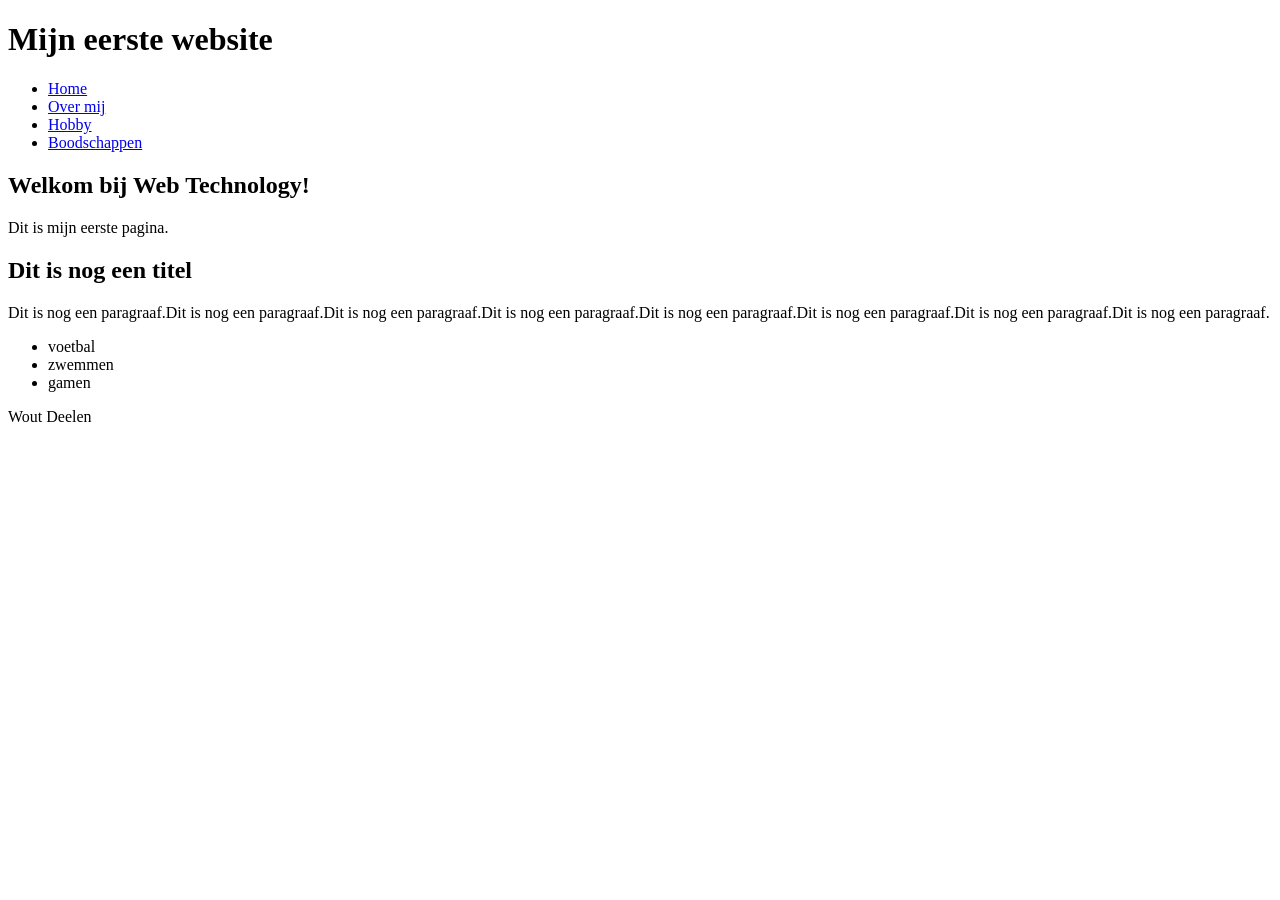
<file: labo-01/index.html>
<!doctype html>
<html lang="nl">
    <head>
        <meta charset="utf-8">
        <meta name="viewport" content="width=device-width, initial-scale=1">
        <title>Mijn eerste pagina</title>
    </head>
    <body>
        <header>
            <h1>Mijn eerste website</h1>
            <nav>
                <ul>
                    <li><a href="index.html">Home</a></li>
                    <li><a href="over-mij.html">Over mij</a></li>
                    <li><a href="hobby.html">Hobby</a></li>
                    <li><a href="boodschappen.html">Boodschappen</a></li>
                </ul>
            </nav>
        </header>
        <h2>Welkom bij Web Technology!</h2>
        <p>Dit is mijn eerste pagina.</p>
        <h2>Dit is nog een titel</h2>
        <p>Dit is nog een paragraaf.Dit is nog een paragraaf.Dit is nog een paragraaf.Dit is nog een paragraaf.Dit is nog een paragraaf.Dit is nog een paragraaf.Dit is nog een paragraaf.Dit is nog een paragraaf.</p>
        <ul>
            <li>voetbal</li>
            <li>zwemmen</li>
            <li>gamen</li>
        </ul>
        <footer>
            <p>Wout Deelen</p>
        </footer>
    </body>
</html>
</file>
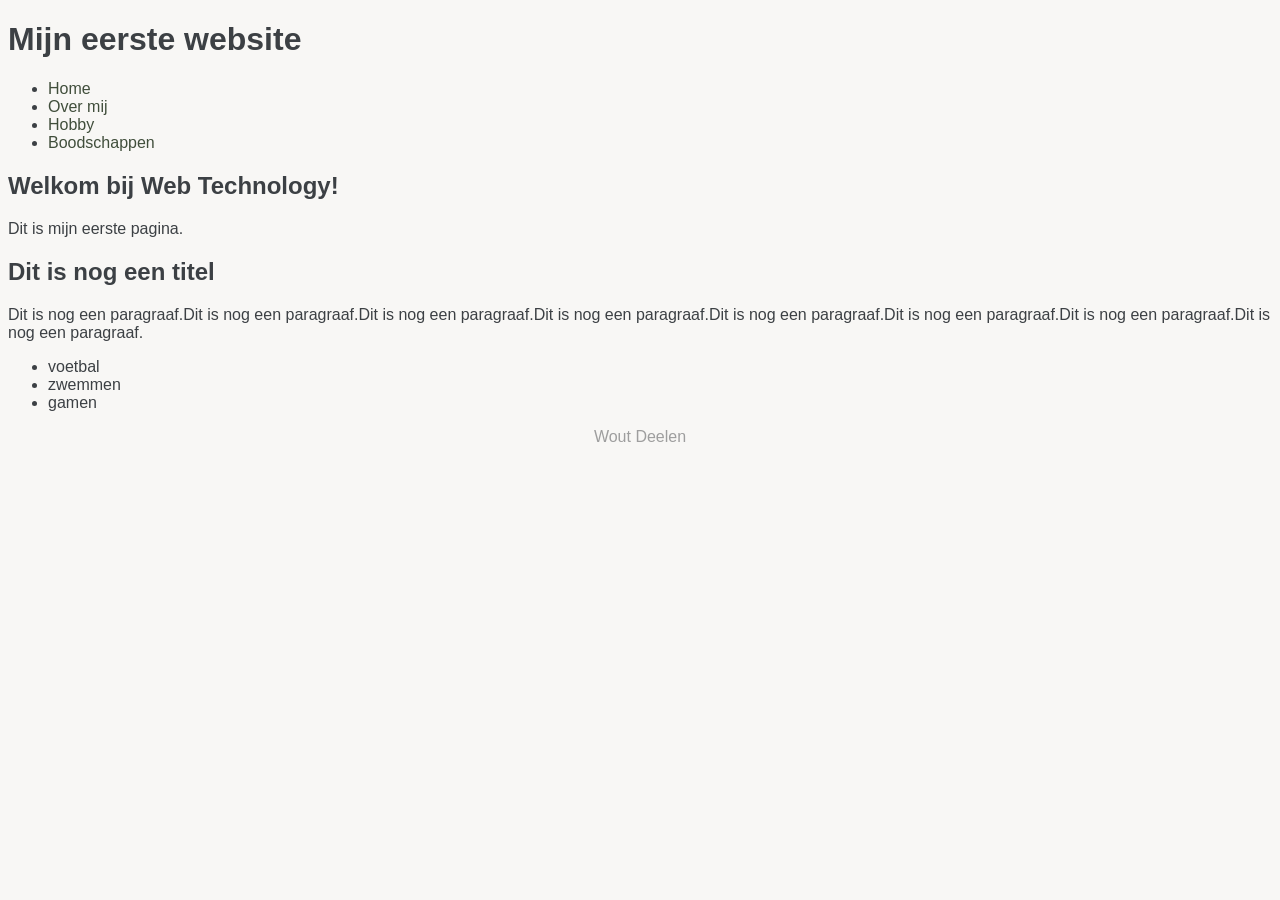
<file: site/index.html>
<!doctype html>
<html lang="nl">
    <head>
        <meta charset="utf-8">
        <meta name="viewport" content="width=device-width, initial-scale=1">
        <link rel="stylesheet" href="css/stijl.css">
        <title>Mijn eerste pagina</title>
    </head>
    <body>
        <header>
            <h1>Mijn eerste website</h1>
            <nav>
                <ul>
                    <li><a href="index.html">Home</a></li>
                    <li><a href="over-mij.html">Over mij</a></li>
                    <li><a href="hobby.html">Hobby</a></li>
                    <li><a href="boodschappen.html">Boodschappen</a></li>
                </ul>
            </nav>
        </header>
        <h2>Welkom bij Web Technology!</h2>
        <p>Dit is mijn eerste pagina.</p>
        <h2>Dit is nog een titel</h2>
        <p>Dit is nog een paragraaf.Dit is nog een paragraaf.Dit is nog een paragraaf.Dit is nog een paragraaf.Dit is nog een paragraaf.Dit is nog een paragraaf.Dit is nog een paragraaf.Dit is nog een paragraaf.</p>
        <ul>
            <li>voetbal</li>
            <li>zwemmen</li>
            <li>gamen</li>
        </ul>
        <footer>
            <p>Wout Deelen</p>
        </footer>
    </body>
</html>
</file>
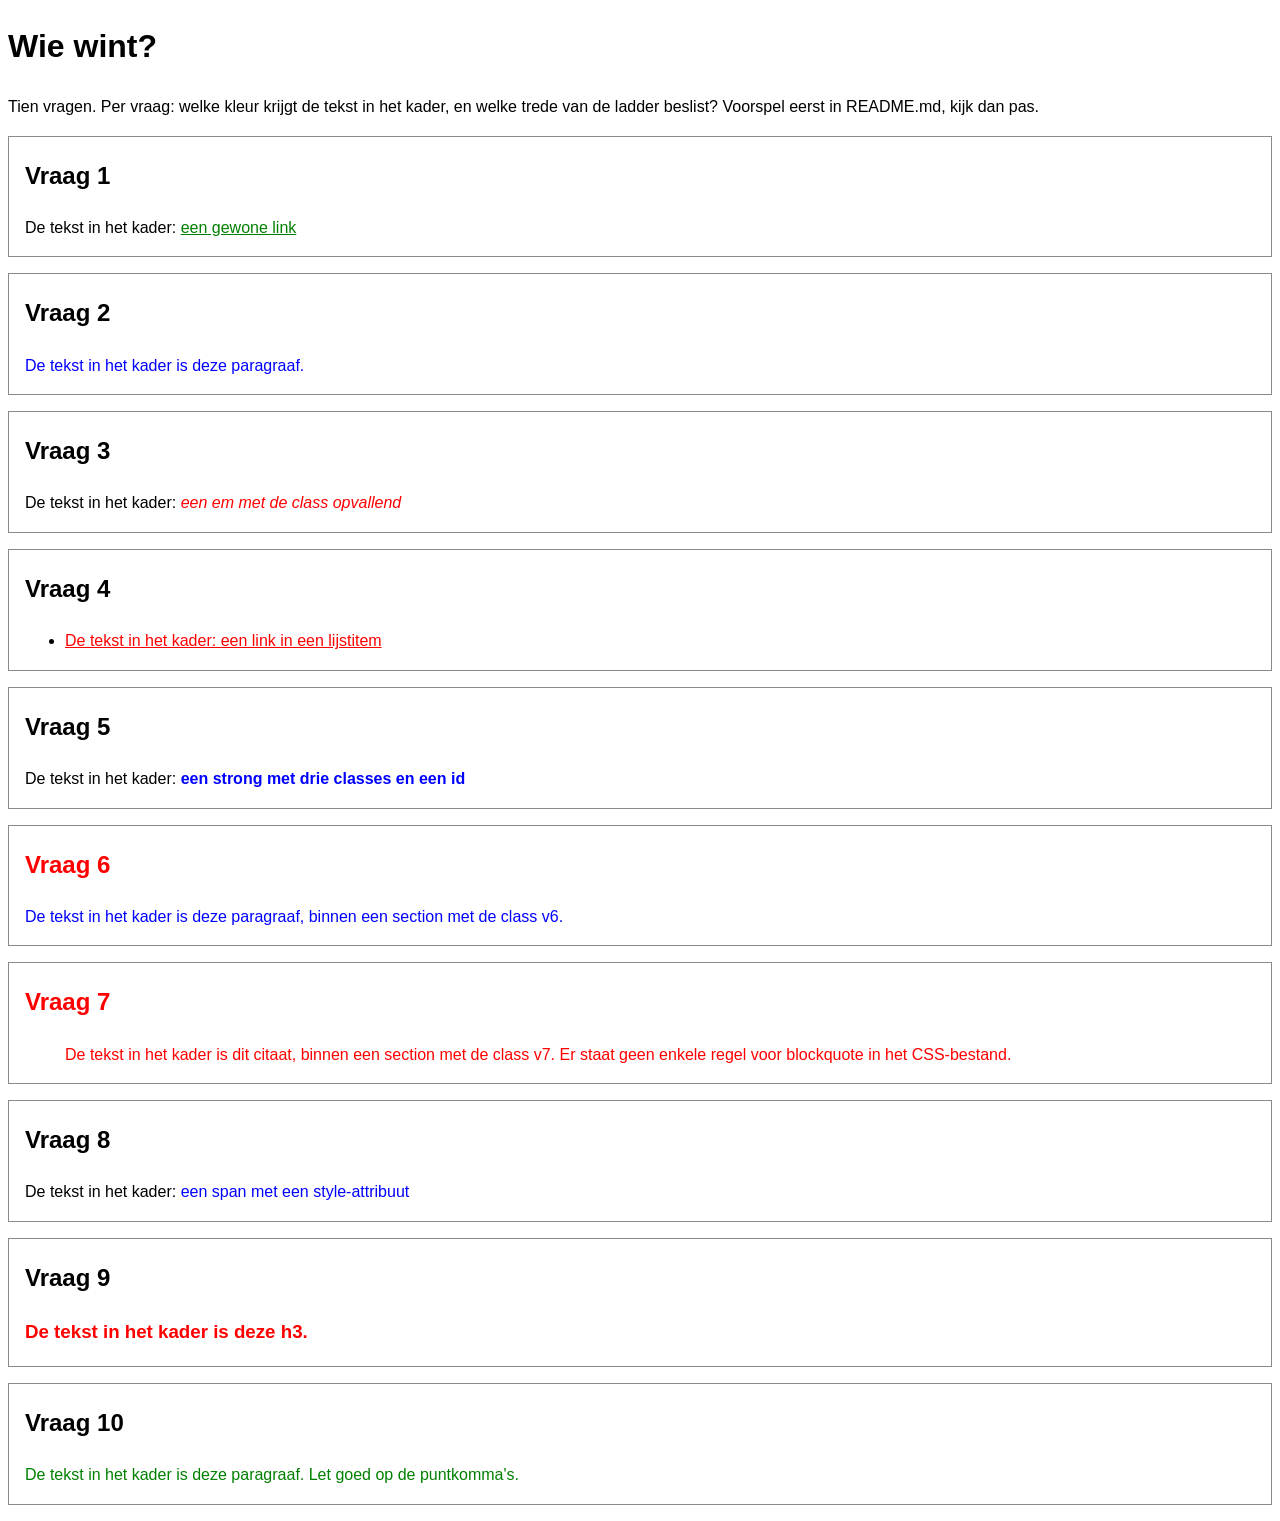
<file: labo-02/cascade/index.html>
<!-- index.html - oefening 3: voorspel, dan kijk. Wijzig dit bestand niet. -->
<!doctype html>
<html lang="nl">
  <head>
    <meta charset="utf-8">
    <meta name="viewport" content="width=device-width, initial-scale=1">
    <title>Wie wint? Tien vragen over de cascade</title>
    <link rel="stylesheet" href="css/stijl.css">
  </head>
  <body>
    <h1>Wie wint?</h1>
    <p>Tien vragen. Per vraag: welke kleur krijgt de tekst in het kader, en welke trede van de ladder beslist? Voorspel eerst in README.md, kijk dan pas.</p>

    <section class="vraag v1">
      <h2>Vraag 1</h2>
      <p>De tekst in het kader: <a href="#">een gewone link</a></p>
    </section>

    <section class="vraag v2">
      <h2>Vraag 2</h2>
      <p class="v2-tekst">De tekst in het kader is deze paragraaf.</p>
    </section>

    <section class="vraag v3">
      <h2>Vraag 3</h2>
      <p>De tekst in het kader: <em class="opvallend">een em met de class opvallend</em></p>
    </section>

    <section class="vraag v4">
      <h2>Vraag 4</h2>
      <ul>
        <li><a href="#">De tekst in het kader: een link in een lijstitem</a></li>
      </ul>
    </section>

    <section class="vraag v5">
      <h2>Vraag 5</h2>
      <p>De tekst in het kader: <strong class="een twee drie" id="v5-tekst">een strong met drie classes en een id</strong></p>
    </section>

    <section class="vraag v6">
      <h2>Vraag 6</h2>
      <p class="v6-tekst">De tekst in het kader is deze paragraaf, binnen een section met de class v6.</p>
    </section>

    <section class="vraag v7">
      <h2>Vraag 7</h2>
      <blockquote>De tekst in het kader is dit citaat, binnen een section met de class v7. Er staat geen enkele regel voor blockquote in het CSS-bestand.</blockquote>
    </section>

    <section class="vraag v8">
      <h2>Vraag 8</h2>
      <p>De tekst in het kader: <span class="v8-tekst" style="color: blue">een span met een style-attribuut</span></p>
    </section>

    <section class="vraag v9">
      <h2>Vraag 9</h2>
      <h3 class="v9-tekst">De tekst in het kader is deze h3.</h3>
    </section>

    <section class="vraag v10">
      <h2>Vraag 10</h2>
      <p class="v10-tekst">De tekst in het kader is deze paragraaf. Let goed op de puntkomma's.</p>
    </section>
  </body>
</html>
</file>
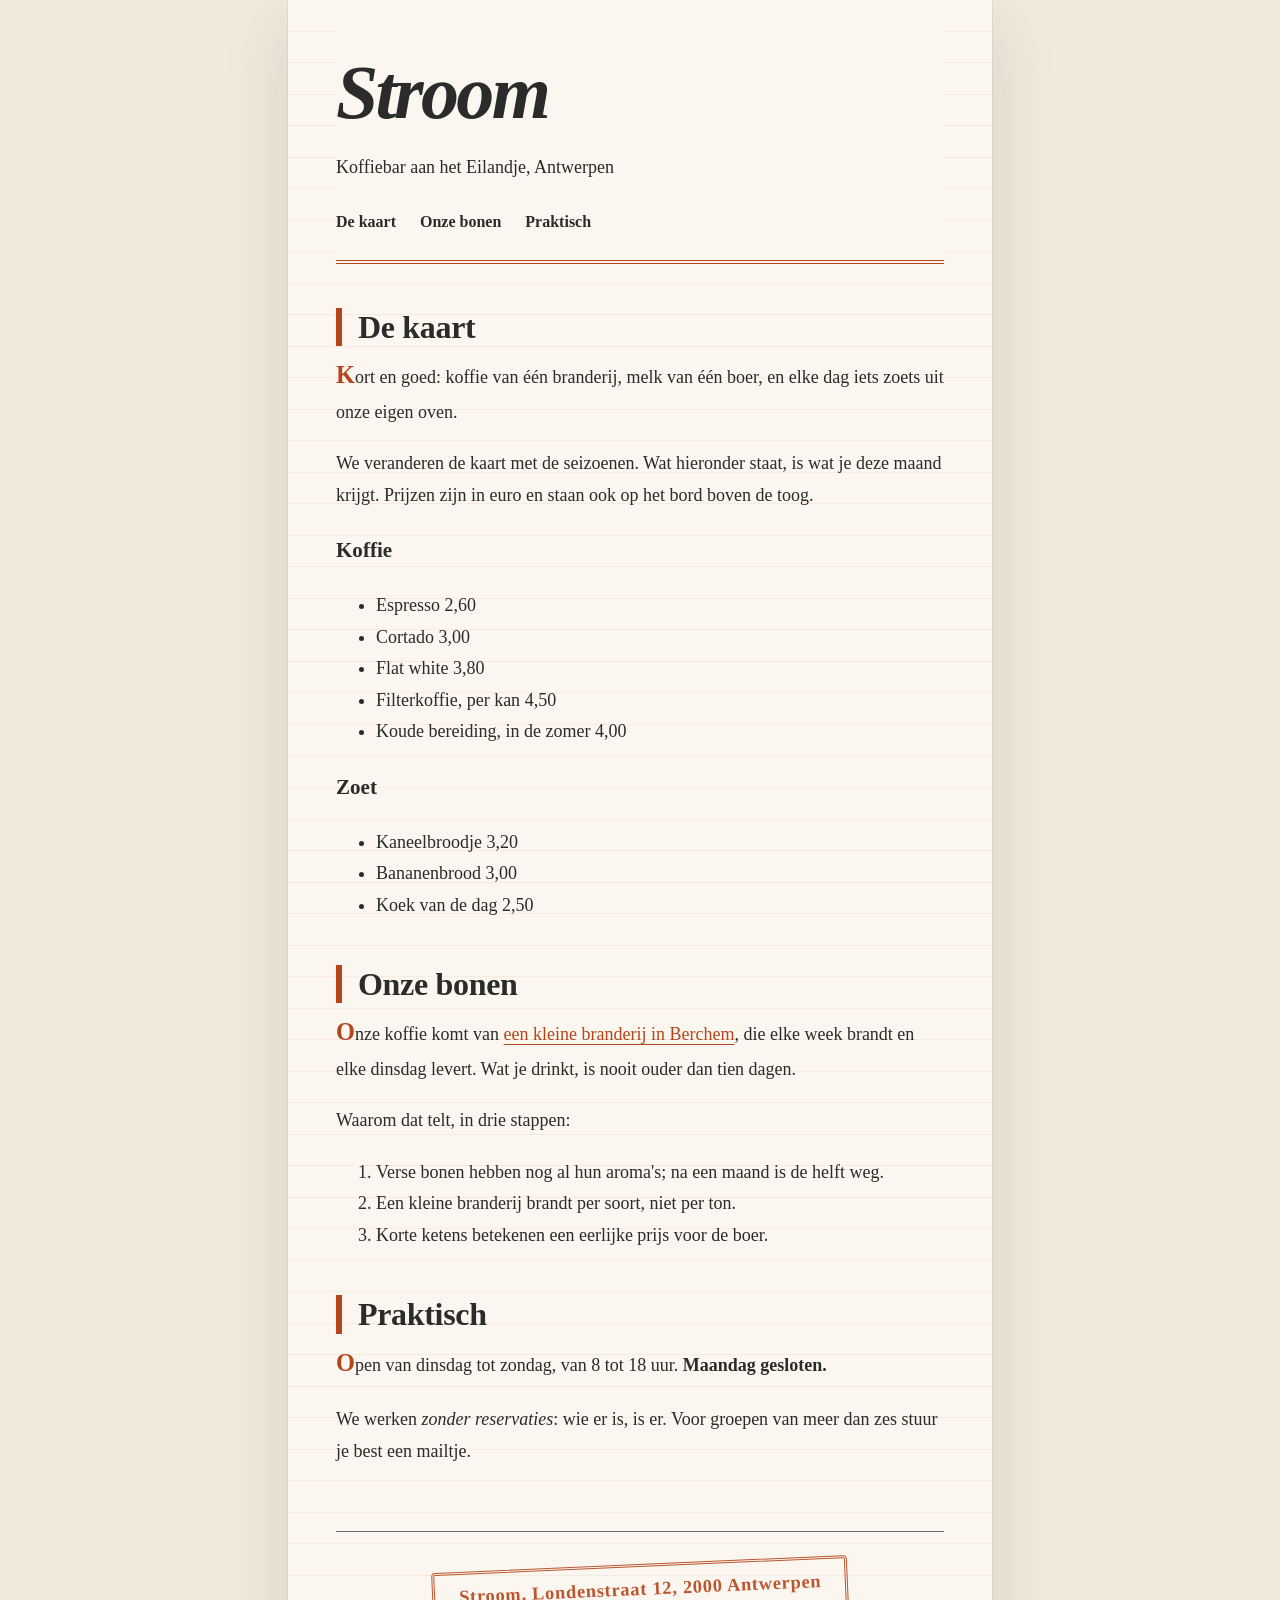
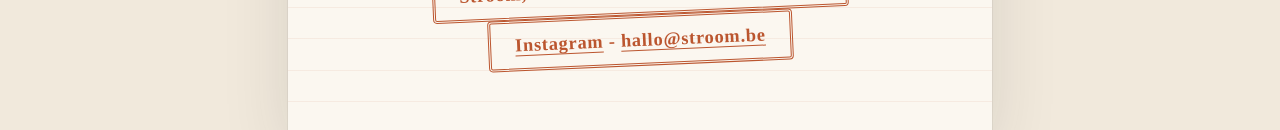
<file: labo-02/nabouw/index.html>
<!-- index.html - nabouw labo 2. Dit bestand mag je NIET wijzigen: geen class erbij, geen element verplaatst, geen style-attribuut. Jij schrijft css/stijl.css. -->
<!--
  Wat het screenshot niet kan tonen (hover en focus):
  - links in de navigatie: accentkleur, vet, geen onderstreping;
    bij hover en focus: inktkleur en onderstreept
  - links in main: accentkleur, onderstreept;
    bij hover en focus: papierkleur op een achtergrond in de accentkleur
  - links in de footer: gedempte kleur; bij hover en focus: accentkleur
-->
<!doctype html>
<html lang="nl">
  <head>
    <meta charset="utf-8">
    <meta name="viewport" content="width=device-width, initial-scale=1">
    <title>Stroom - koffiebar aan het Eilandje</title>
    <link rel="stylesheet" href="css/review.css">
  </head>
  <body>
    <header>
      <h1>Stroom</h1>
      <p class="slogan">Koffiebar aan het Eilandje, Antwerpen</p>
      <nav>
        <ul>
          <li><a href="#kaart">De kaart</a></li>
          <li><a href="#bonen">Onze bonen</a></li>
          <li><a href="#praktisch">Praktisch</a></li>
        </ul>
      </nav>
    </header>

    <main>
      <article>
        <h2 id="kaart">De kaart</h2>
        <p class="intro">Kort en goed: koffie van één branderij, melk van één boer, en elke dag iets zoets uit onze eigen oven.</p>
        <p>We veranderen de kaart met de seizoenen. Wat hieronder staat, is wat je deze maand krijgt. Prijzen zijn in euro en staan ook op het bord boven de toog.</p>

        <h3>Koffie</h3>
        <ul class="kaart">
          <li>Espresso <span class="prijs">2,60</span></li>
          <li>Cortado <span class="prijs">3,00</span></li>
          <li>Flat white <span class="prijs">3,80</span></li>
          <li>Filterkoffie, per kan <span class="prijs">4,50</span></li>
          <li>Koude bereiding, in de zomer <span class="prijs">4,00</span></li>
        </ul>

        <h3>Zoet</h3>
        <ul class="kaart">
          <li>Kaneelbroodje <span class="prijs">3,20</span></li>
          <li>Bananenbrood <span class="prijs">3,00</span></li>
          <li>Koek van de dag <span class="prijs">2,50</span></li>
        </ul>

        <h2 id="bonen">Onze bonen</h2>
        <p>Onze koffie komt van <a href="https://www.example.be">een kleine branderij in Berchem</a>, die elke week brandt en elke dinsdag levert. Wat je drinkt, is nooit ouder dan tien dagen.</p>
        <p>Waarom dat telt, in drie stappen:</p>
        <ol>
          <li>Verse bonen hebben nog al hun aroma's; na een maand is de helft weg.</li>
          <li>Een kleine branderij brandt per soort, niet per ton.</li>
          <li>Korte ketens betekenen een eerlijke prijs voor de boer.</li>
        </ol>

        <h2 id="praktisch">Praktisch</h2>
        <p>Open van dinsdag tot zondag, van 8 tot 18 uur. <strong>Maandag gesloten.</strong></p>
        <p>We werken <em>zonder reservaties</em>: wie er is, is er. Voor groepen van meer dan zes stuur je best een mailtje.</p>
      </article>
    </main>

    <footer>
      <p>Stroom, Londenstraat 12, 2000 Antwerpen</p>
      <p><a href="https://www.instagram.com">Instagram</a> - <a href="mailto:hallo@stroom.be">hallo@stroom.be</a></p>
    </footer>
  </body>
</html>
</file>
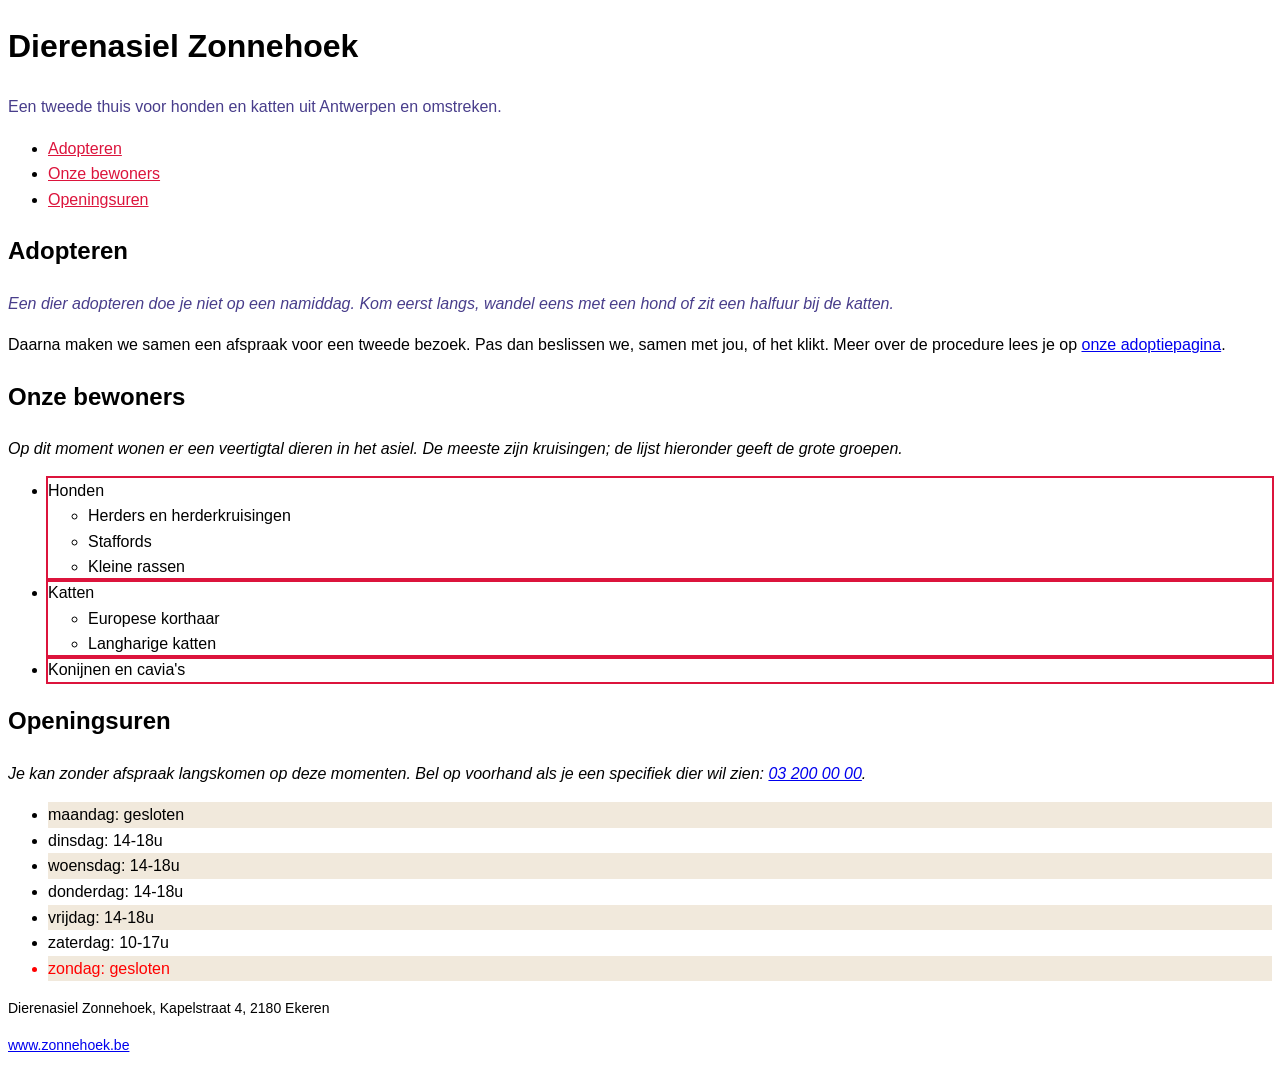
<file: labo-02/selectors/index.html>
<!-- index.html - oefening 2: selectors. Wijzig dit bestand niet; alles wat je nodig hebt, staat erin. -->
<!doctype html>
<html lang="nl">
  <head>
    <meta charset="utf-8">
    <meta name="viewport" content="width=device-width, initial-scale=1">
    <title>Dierenasiel Zonnehoek</title>
    <link rel="stylesheet" href="css/stijl.css">
  </head>
  <body>
    <header>
      <h1>Dierenasiel Zonnehoek</h1>
      <p class="slogan">Een tweede thuis voor honden en katten uit Antwerpen en omstreken.</p>
      <nav>
        <ul>
          <li><a href="#adopteren">Adopteren</a></li>
          <li><a href="#rassen">Onze bewoners</a></li>
          <li><a href="#uren">Openingsuren</a></li>
        </ul>
      </nav>
    </header>

    <main>
      <article>
        <h2 id="adopteren">Adopteren</h2>
        <p class="intro">Een dier adopteren doe je niet op een namiddag. Kom eerst langs, wandel eens met een hond of zit een halfuur bij de katten.</p>
        <p>Daarna maken we samen een afspraak voor een tweede bezoek. Pas dan beslissen we, samen met jou, of het klikt. Meer over de procedure lees je op <a href="https://www.zonnehoek.be/adoptie">onze adoptiepagina</a>.</p>

        <h2 id="rassen">Onze bewoners</h2>
        <p>Op dit moment wonen er een veertigtal dieren in het asiel. De meeste zijn kruisingen; de lijst hieronder geeft de grote groepen.</p>
        <ul class="rassen">
          <li>Honden
            <ul>
              <li>Herders en herderkruisingen</li>
              <li>Staffords</li>
              <li>Kleine rassen</li>
            </ul>
          </li>
          <li>Katten
            <ul>
              <li>Europese korthaar</li>
              <li>Langharige katten</li>
            </ul>
          </li>
          <li>Konijnen en cavia's</li>
        </ul>

        <h2 id="uren">Openingsuren</h2>
        <p>Je kan zonder afspraak langskomen op deze momenten. Bel op voorhand als je een specifiek dier wil zien: <a href="tel:+3232000000">03 200 00 00</a>.</p>
        <ul class="uren">
          <li>maandag: gesloten</li>
          <li>dinsdag: 14-18u</li>
          <li>woensdag: 14-18u</li>
          <li>donderdag: 14-18u</li>
          <li>vrijdag: 14-18u</li>
          <li>zaterdag: 10-17u</li>
          <li>zondag: gesloten</li>
        </ul>
      </article>
    </main>

    <footer>
      <p>Dierenasiel Zonnehoek, Kapelstraat 4, 2180 Ekeren</p>
      <p><a href="https://www.zonnehoek.be">www.zonnehoek.be</a></p>
    </footer>
  </body>
</html>
</file>
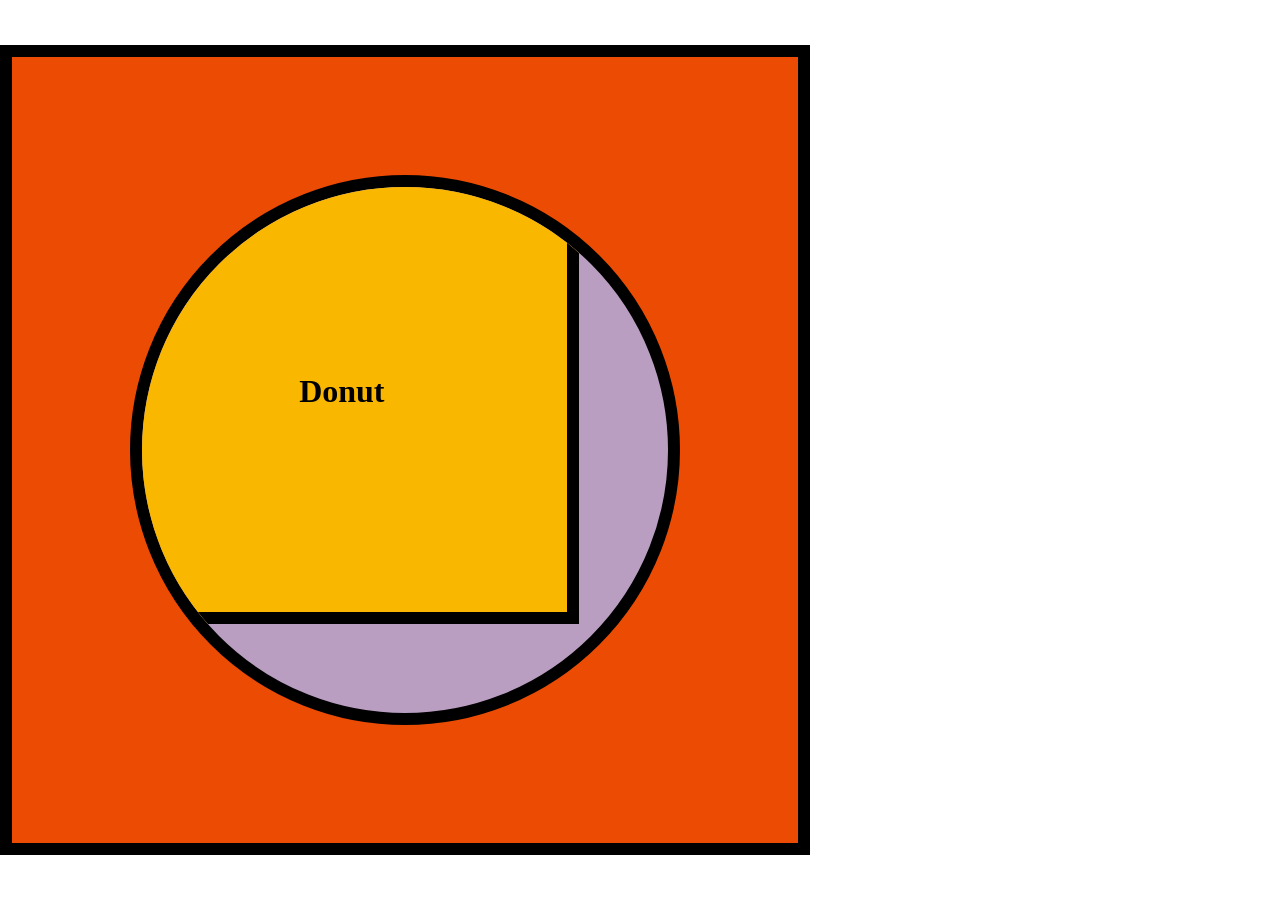
<file: labo-03/donut/index.html>
<!doctype html>
<html lang="en">
<head>
  <meta charset="utf-8">
  <meta name="viewport" content="width=device-width, initial-scale=1">
  <title>Labo 3 - Donut</title>
  <link rel="stylesheet" href="css/reset.css">
  <link rel="stylesheet" href="css/stijl.css">
</head>
<body>
  <!-- Do not change this file. Write your CSS in css/stijl.css. -->
  <main>
    <div>
      <h1>Donut</h1>
    </div>
  </main>
</body>
</html>
</file>
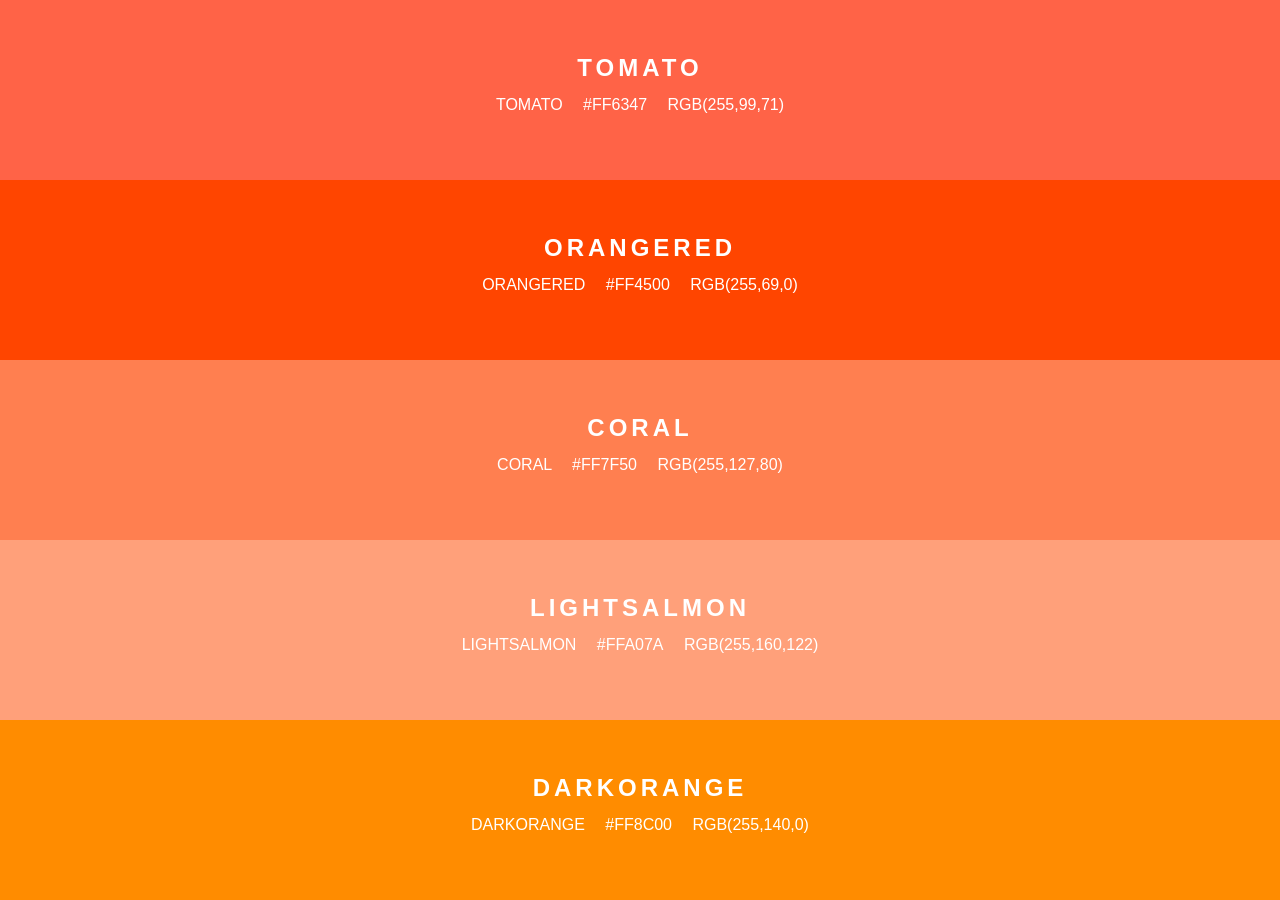
<file: labo-03/kleuren/index.html>
<!doctype html>
<html lang="en">
<head>
  <meta charset="utf-8">
  <meta name="viewport" content="width=device-width, initial-scale=1">
  <title>Labo 3 - Kleurenstalen</title>
  <link rel="stylesheet" href="css/reset.css">
  <link rel="stylesheet" href="css/stijl.css">
</head>
<body>
  <!-- Do not change this file. Write your CSS in css/stijl.css. -->
  <ul>
    <li class="tomato">
      <h2>TOMATO</h2>
      <p class="codes"><span>tomato</span> <span>#FF6347</span> <span>rgb(255,99,71)</span></p>
    </li>
    <li class="orangered">
      <h2>ORANGERED</h2>
      <p class="codes"><span>orangered</span> <span>#FF4500</span> <span>rgb(255,69,0)</span></p>
    </li>
    <li class="coral">
      <h2>CORAL</h2>
      <p class="codes"><span>coral</span> <span>#FF7F50</span> <span>rgb(255,127,80)</span></p>
    </li>
    <li class="lightsalmon">
      <h2>LIGHTSALMON</h2>
      <p class="codes"><span>lightsalmon</span> <span>#FFA07A</span> <span>rgb(255,160,122)</span></p>
    </li>
    <li class="darkorange">
      <h2>DARKORANGE</h2>
      <p class="codes"><span>darkorange</span> <span>#FF8C00</span> <span>rgb(255,140,0)</span></p>
    </li>
  </ul>
</body>
</html>
</file>
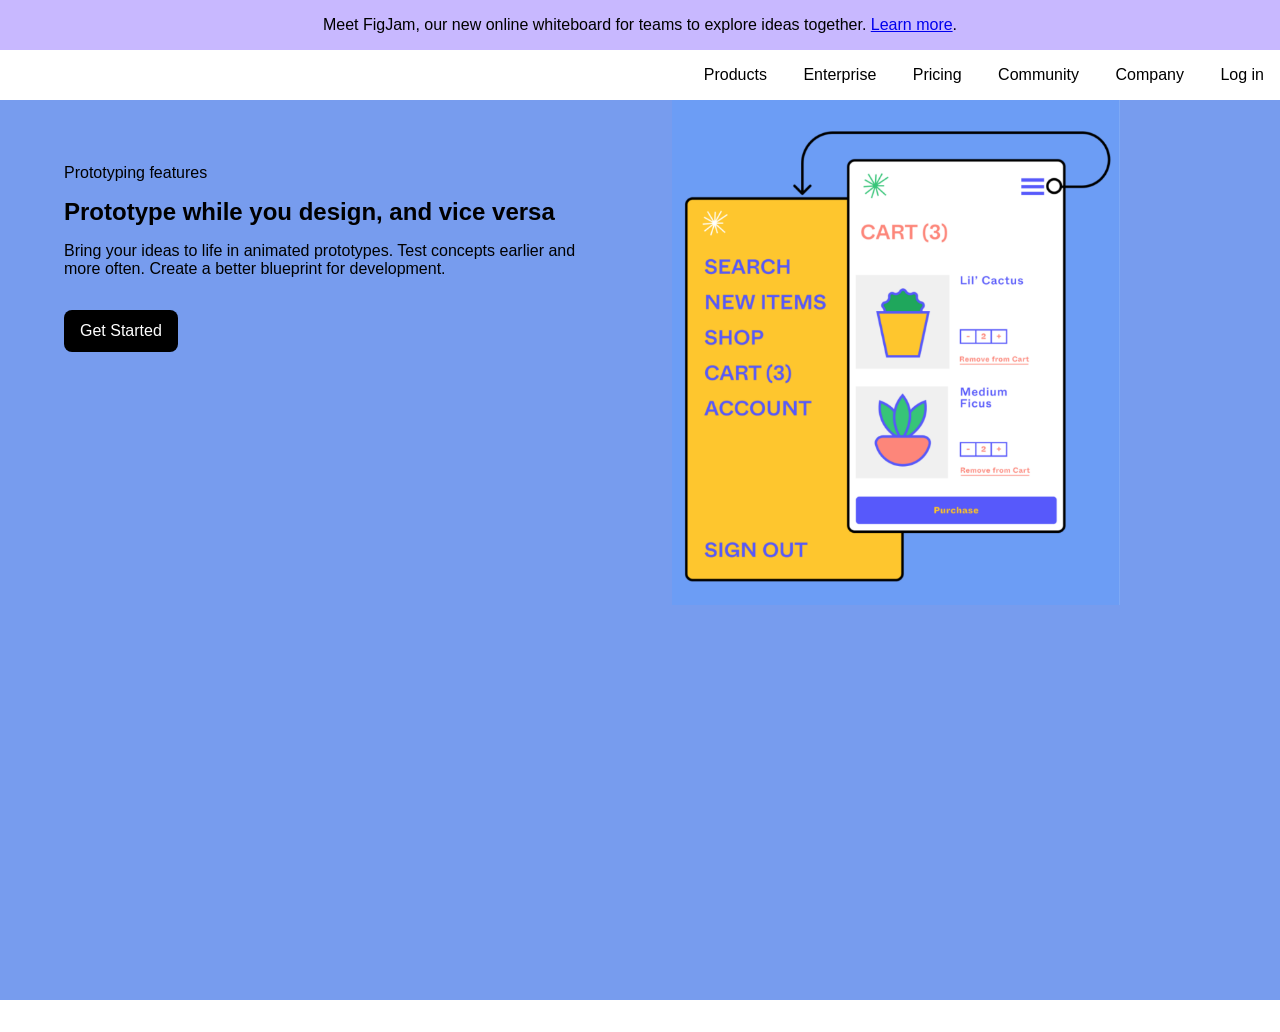
<file: labo-03/landing/index.html>
<!doctype html>
<html lang="en">
<head>
  <meta charset="utf-8">
  <meta name="viewport" content="width=device-width, initial-scale=1">
  <title>Labo 3 - Landingspagina</title>
  <link rel="stylesheet" href="css/reset.css">
  <link rel="stylesheet" href="css/stijl.css">
</head>
<body>
  <!-- Do not change this file. Write your CSS in css/stijl.css.
       Not visible in the screenshot: on :hover and :focus the links in the
       banner and in the navigation get an underline, and the button turns
       dark grey (#333333) instead of black. -->
  <div class="banner">
    <p>Meet FigJam, our new online whiteboard for teams to explore ideas together. <a href="#">Learn more</a>.</p>
  </div>
  <header>
    <nav>
      <ul>
        <li><a href="#">Products</a></li>
        <li><a href="#">Enterprise</a></li>
        <li><a href="#">Pricing</a></li>
        <li><a href="#">Community</a></li>
        <li><a href="#">Company</a></li>
        <li><a href="#">Log in</a></li>
      </ul>
    </nav>
  </header>
  <main>
    <article>
      <p class="bovenkop">Prototyping features</p>
      <h1>Prototype while you design, and vice versa</h1>
      <p>Bring your ideas to life in animated prototypes. Test concepts earlier and more often. Create a better blueprint for development.</p>
      <a href="#" class="knop">Get Started</a>
    </article><!-- no whitespace between these two tags: see syllabus 3.7 --><div class="afbeelding">
      <img src="afbeeldingen/prototype.png" alt="Prototype of a plant shop: a yellow menu panel next to a white cart screen">
    </div>
  </main>
</body>
</html>
</file>
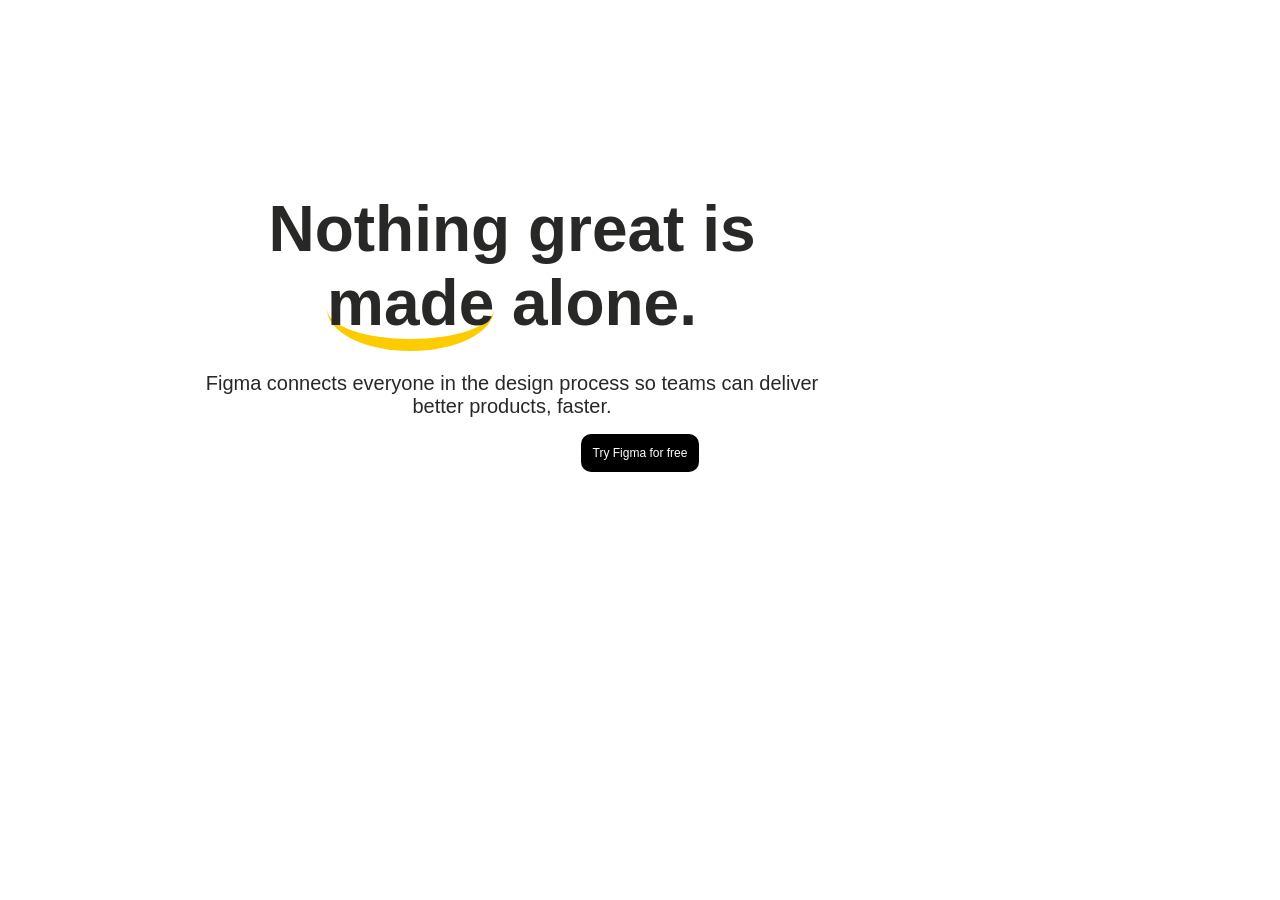
<file: labo-03/slogan/index.html>
<!doctype html>
<html lang="en">
<head>
  <meta charset="utf-8">
  <meta name="viewport" content="width=device-width, initial-scale=1">
  <title>Labo 3 - Slogan</title>
  <link rel="stylesheet" href="css/reset.css">
  <link rel="stylesheet" href="css/stijl.css">
</head>
<body>
  <!-- Do not change this file. Write your CSS in css/stijl.css.
       Not visible in the screenshot: on :hover and :focus the button turns
       dark grey (#333333) instead of black. -->
  <h2>Nothing great is <span>made</span> alone.</h2>
  <p>Figma connects everyone in the design process so teams can deliver better products, faster.</p>
  <a href="https://www.figma.com">Try Figma for free</a>
</body>
</html>
</file>
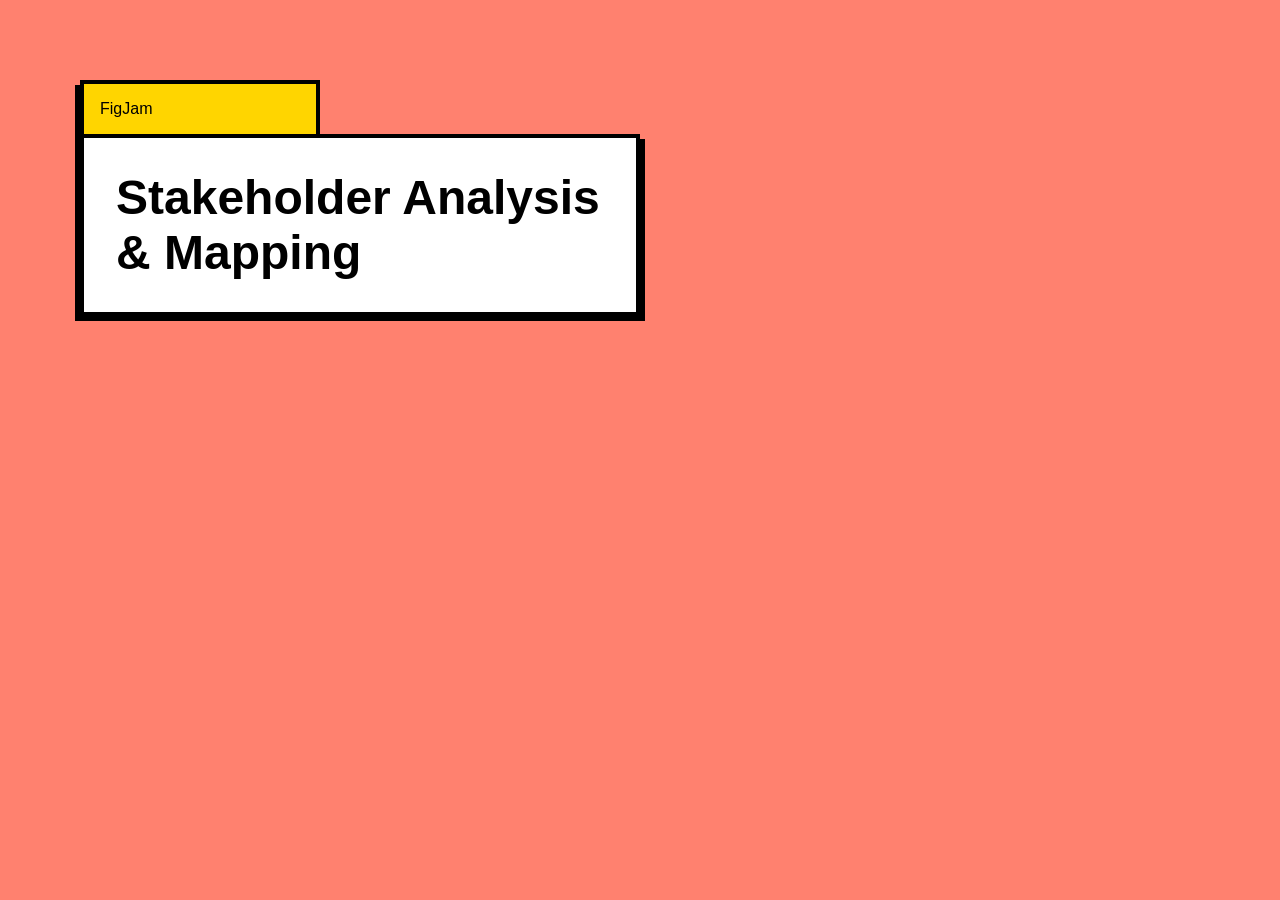
<file: labo-03/tabblad/index.html>
<!doctype html>
<html lang="en">
<head>
  <meta charset="utf-8">
  <meta name="viewport" content="width=device-width, initial-scale=1">
  <title>Labo 3 - Tabblad</title>
  <link rel="stylesheet" href="css/reset.css">
  <link rel="stylesheet" href="css/stijl.css">
</head>
<body>
  <!-- Do not change this file. Write your CSS in css/stijl.css. -->
  <h1>FigJam</h1>
  <h2>Stakeholder Analysis &amp; Mapping</h2>
</body>
</html>
</file>
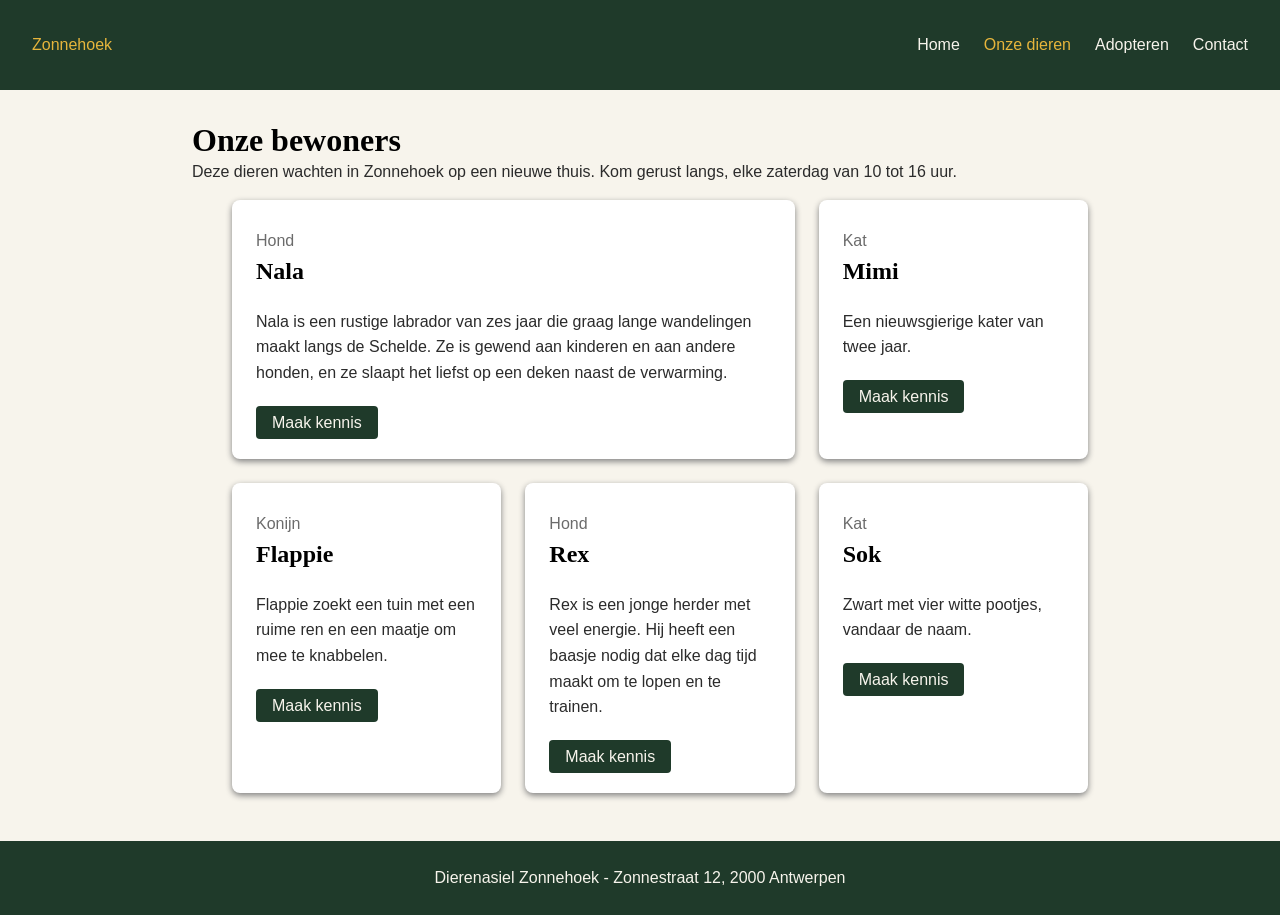
<file: labo-04/dierenasiel/index.html>
<!doctype html>
<html lang="nl">
<head>
  <meta charset="utf-8">
  <meta name="viewport" content="width=device-width, initial-scale=1">
  <title>Labo 4 - Dierenasiel Zonnehoek</title>
  <link rel="stylesheet" href="css/reset.css">
  <link rel="stylesheet" href="css/stijl.css">
</head>
<body>
  <!-- Do not change this file. Write your CSS in css/stijl.css.
       Not visible in the screenshot: on :hover and :focus the links in the
       navigation get an underline, and a button turns dark (#2b2b2b). -->
  <header>
    <a class="logo" href="index.html">Zonnehoek</a>
    <nav>
      <ul>
        <li><a href="index.html">Home</a></li>
        <li><a href="dieren.html" class="actief">Onze dieren</a></li>
        <li><a href="adopteren.html">Adopteren</a></li>
        <li><a href="contact.html">Contact</a></li>
      </ul>
    </nav>
  </header>
  <main>
    <h1>Onze bewoners</h1>
    <p class="intro">Deze dieren wachten in Zonnehoek op een nieuwe thuis. Kom gerust langs, elke zaterdag van 10 tot 16 uur.</p>
    <ul class="kaarten">
      <li class="kaart uitgelicht">
        <p class="soort">Hond</p>
        <h2>Nala</h2>
        <p class="beschrijving">Nala is een rustige labrador van zes jaar die graag lange wandelingen maakt langs de Schelde. Ze is gewend aan kinderen en aan andere honden, en ze slaapt het liefst op een deken naast de verwarming.</p>
        <a class="knop" href="#">Maak kennis</a>
      </li>
      <li class="kaart">
        <p class="soort">Kat</p>
        <h2>Mimi</h2>
        <p class="beschrijving">Een nieuwsgierige kater van twee jaar.</p>
        <a class="knop" href="#">Maak kennis</a>
      </li>
      <li class="kaart">
        <p class="soort">Konijn</p>
        <h2>Flappie</h2>
        <p class="beschrijving">Flappie zoekt een tuin met een ruime ren en een maatje om mee te knabbelen.</p>
        <a class="knop" href="#">Maak kennis</a>
      </li>
      <li class="kaart">
        <p class="soort">Hond</p>
        <h2>Rex</h2>
        <p class="beschrijving">Rex is een jonge herder met veel energie. Hij heeft een baasje nodig dat elke dag tijd maakt om te lopen en te trainen.</p>
        <a class="knop" href="#">Maak kennis</a>
      </li>
      <li class="kaart">
        <p class="soort">Kat</p>
        <h2>Sok</h2>
        <p class="beschrijving">Zwart met vier witte pootjes, vandaar de naam.</p>
        <a class="knop" href="#">Maak kennis</a>
      </li>
    </ul>
  </main>
  <footer>
    <p>Dierenasiel Zonnehoek - Zonnestraat 12, 2000 Antwerpen</p>
  </footer>
</body>
</html>
</file>
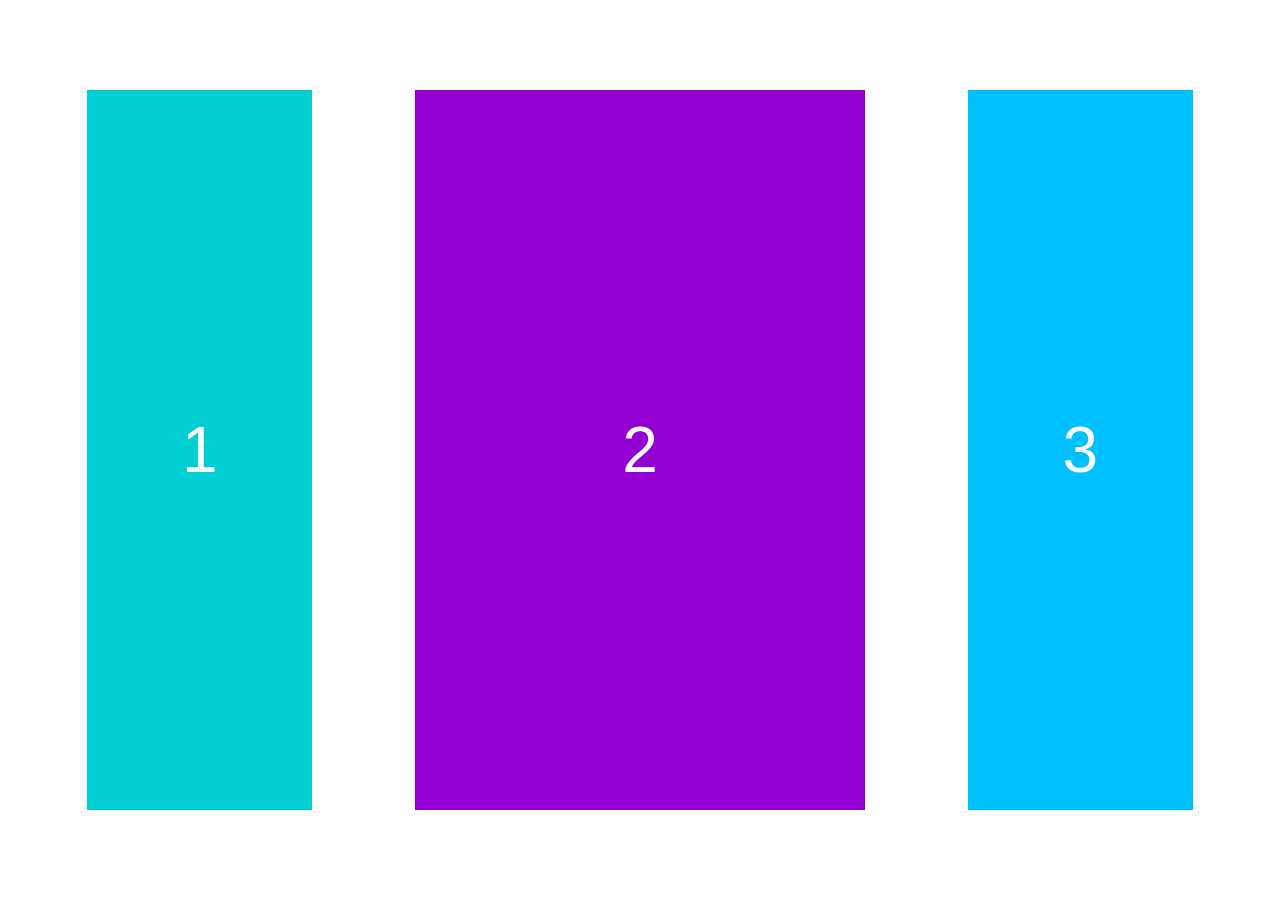
<file: labo-04/kolommen/index.html>
<!doctype html>
<html lang="nl">
<head>
  <meta charset="utf-8">
  <meta name="viewport" content="width=device-width, initial-scale=1">
  <title>Labo 4 - Drie kolommen</title>
  <link rel="stylesheet" href="css/reset.css">
  <link rel="stylesheet" href="css/stijl.css">
</head>
<body>
  <!-- Do not change this file. Write your CSS in css/stijl.css. -->
  <main>
    <div>1</div>
    <div>2</div>
    <div>3</div>
  </main>
</body>
</html>
</file>
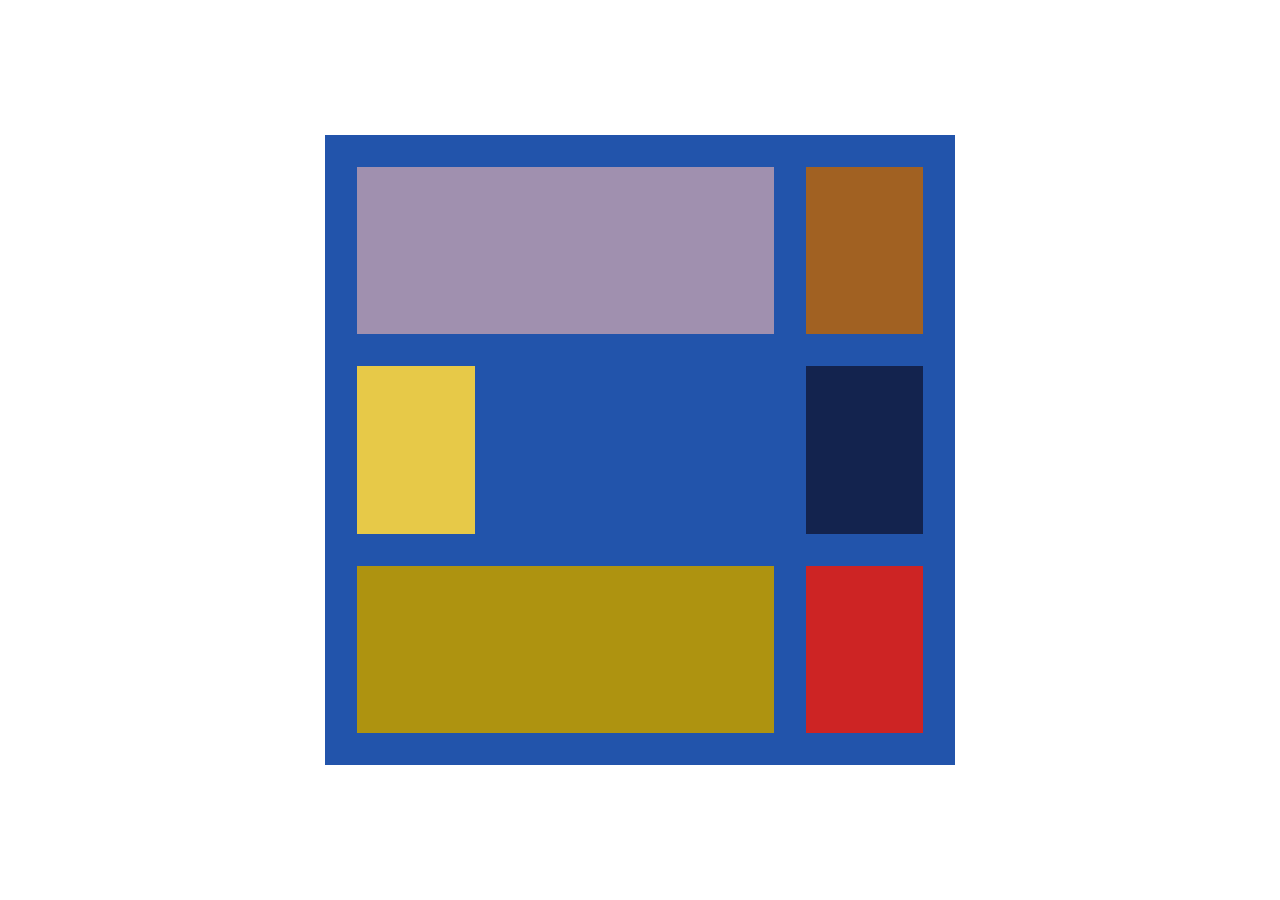
<file: labo-04/mondriaan/index.html>
<!doctype html>
<html lang="nl">
<head>
  <meta charset="utf-8">
  <meta name="viewport" content="width=device-width, initial-scale=1">
  <title>Labo 4 - Mondriaan</title>
  <link rel="stylesheet" href="css/reset.css">
  <link rel="stylesheet" href="css/stijl.css">
</head>
<body>
  <!-- Do not change this file. Write your CSS in css/stijl.css. -->
  <main class="schilderij">
    <div class="lila"></div>
    <div class="bruin"></div>
    <div class="geel"></div>
    <div class="marine"></div>
    <div class="olijf"></div>
    <div class="rood"></div>
  </main>
</body>
</html>
</file>
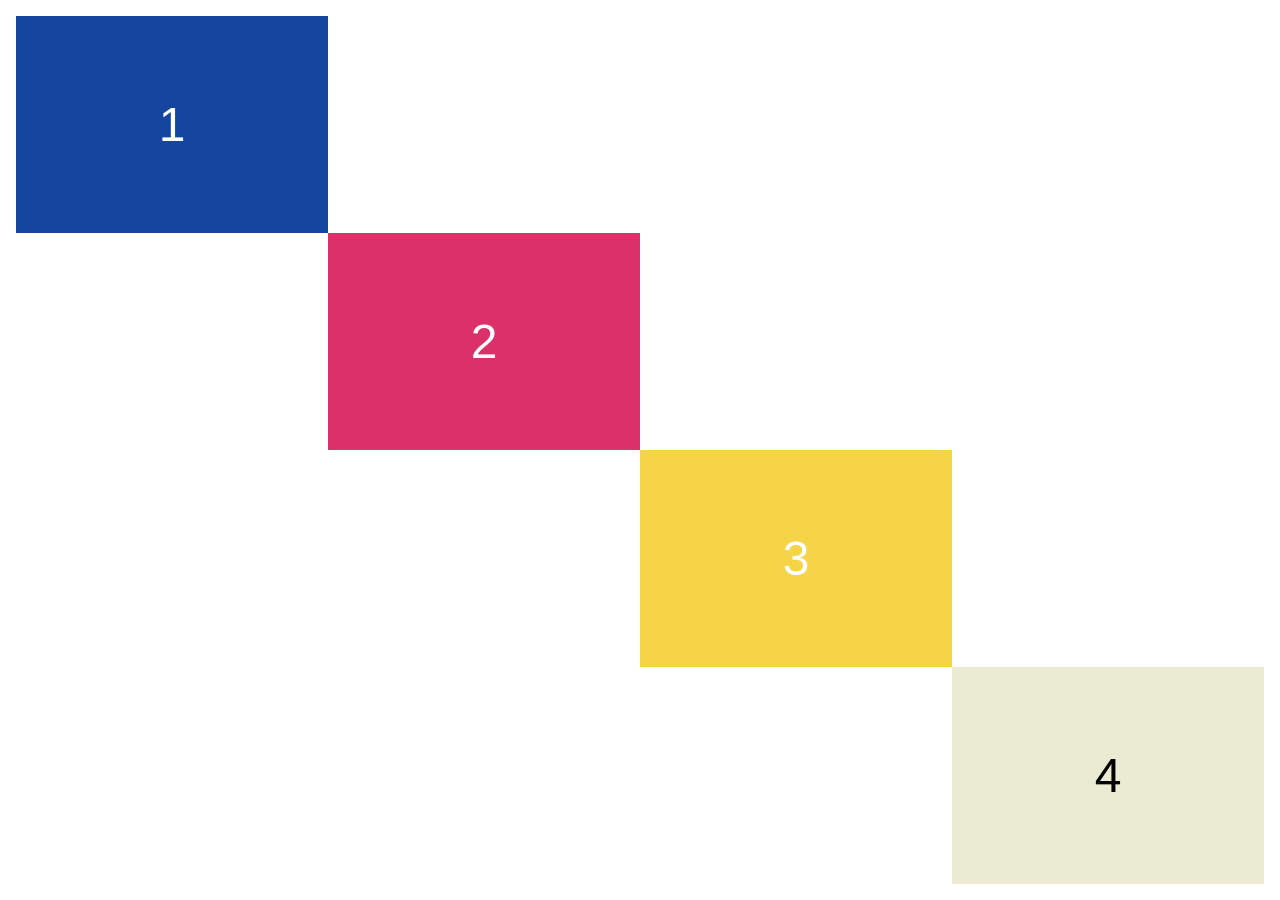
<file: labo-04/trap/index.html>
<!doctype html>
<html lang="nl">
<head>
  <meta charset="utf-8">
  <meta name="viewport" content="width=device-width, initial-scale=1">
  <title>Labo 4 - Trap</title>
  <link rel="stylesheet" href="css/reset.css">
  <link rel="stylesheet" href="css/stijl.css">
</head>
<body>
  <!-- Do not change this file. Write your CSS in css/stijl.css. -->
  <main class="trap">
    <div class="trede">1</div>
    <div class="trede">2</div>
    <div class="trede">3</div>
    <div class="trede">4</div>
  </main>
</body>
</html>
</file>
<file: site/css/stijl.css>
/* Standardization from colors */
:root {
    --color-body: #f8f7f5;
    --color-tekst: #3c4044;
    --color-fore-hover: #5e5653;
    --color-back-hover: #e2e8d8;
    --color-gedempt: #9e9e9e;
    --color-lightGreen: #8B9A6E;
    --color-darkGreen: #404e3b;

    --font-head: Georgia, 'Times New Roman', Times, serif;
    --font-body: Verdana, Geneva, Tahoma, sans-serif; 

    --size-tekst: 16px;
    --size-nav: 1.25rem;
    --size-small-print: 0.5rem;

    --font-bold: bold;
    --font-light: 150; 
}

/* Initialize standard measurements */
body {
    font-size: var(--size-tekst);
    font-weight: var(--font-light);
    font-family: var(--font-body);
    color: var(--color-tekst);
    background-color: var(--color-body);
}

main a {
    color: var(--color-lightGreen);
    text-decoration: none;
    font-weight: var(--font-bold);
    &:hover, &:focus {
        text-decoration: underline;
        color: var(--color-fore-hover);
    }
}

h1 {
    color: var(--color-tekst)
}


/* Navigation formatting - The beginning*/
header nav ul li {
    a {
        color: var(--color-darkGreen);
        text-decoration: none;
        font-weight: var(--font-light);
        &:hover, &:focus {
            background-color: var(--color-back-hover);
        }
    }
}


/* Footer formatting - The end*/
footer {
    text-align: center;

    p {
        color: var(--color-gedempt)
    }
    a {
        &:hover, &:focus {
            background-color: var(--color-back-hover);
        }
    }
}
</file>
<file: labo-02/cascade/css/stijl.css>
/* stijl.css - oefening 3: voorspel, dan kijk. Wijzig dit bestand niet. */

/* Opmaak van de pagina zelf; doet niet mee in de vragen. */
body {
  font-family: Verdana, sans-serif;
  line-height: 1.6;
}

.vraag {
  border: 1px solid #8a8a89;
  padding: 0 1rem;
  margin-bottom: 1rem;
}

/* ---- vraag 1 ---- */
a {
  color: green;
}

/* ---- vraag 2 ---- */
.v2-tekst {
  color: red;
}

.v2-tekst {
  color: blue;
}

/* ---- vraag 3 ---- */
.opvallend {
  color: red;
}

em {
  color: blue;
}

/* ---- vraag 4 ---- */
.v4 > a {
  color: green;
}

.v4 a {
  color: red;
}

/* ---- vraag 5 ---- */
.een.twee.drie {
  color: red;
}

#v5-tekst {
  color: blue;
}

/* ---- vraag 6 ---- */
.v6 {
  color: red;
}

.v6-tekst {
  color: blue;
}

/* ---- vraag 7 ---- */
.v7 {
  color: red;
}

/* ---- vraag 8 ---- */
.v8-tekst {
  color: red;
}

/* ---- vraag 9 ---- */
h3 {
  color: red !important;
}

.v9-tekst {
  color: blue;
}

/* ---- vraag 10 ---- */
.v10-tekst {
  color: green;
  font-size: 1.5rem
  color: blue;
}
</file>
<file: labo-02/nabouw/css/review.css>
/* ==========================================================
   stijl.css  -  "Papier & inkt"
   Een pagina die aanvoelt als een notitieboekje: warm papier,
   donkere inkt, één rode stempel onderaan.
   ========================================================== */

:root {
    --color-papier: #fbf7f0;
    --color-inkt: #2b2b2b;
    --color-gedempt: #6b6b6b;
    --color-accent: #b5451b;
    --color-zebra: #f1e9dc;

    --font-tekst: "Iowan Old Style", "Palatino Linotype", Palatino, Georgia, serif;
    --font-kop: "Baskerville", "Palatino Linotype", Georgia, serif;
}

/* ---------- Basis ---------- */

*,
*::before,
*::after {
    box-sizing: border-box;
}

html {
    background: var(--color-zebra);
    scroll-behavior: smooth;
}

body {
    max-width: 44rem;
    min-height: 100vh;
    margin: 0 auto;
    padding: 0 clamp(1.25rem, 5vw, 3rem) 4rem;
    background: var(--color-papier);
    color: var(--color-inkt);
    font-family: var(--font-tekst);
    font-size: 1.125rem;
    line-height: 1.75;
    /* een paar dunne "schrijflijnen" alsof het notitiepapier is */
    background-image: repeating-linear-gradient(
        to bottom,
        transparent 0,
        transparent calc(1.97rem - 1px),
        rgba(181, 69, 27, 0.07) calc(1.97rem - 1px),
        rgba(181, 69, 27, 0.07) 1.97rem
    );
    box-shadow: 0 0 0 1px rgba(43, 43, 43, 0.06), 0 1.5rem 4rem rgba(43, 43, 43, 0.12);
}

::selection {
    background: var(--color-accent);
    color: var(--color-papier);
}

/* ---------- Header & navigatie ---------- */

header {
    padding: 3.5rem 0 1.25rem;
    margin-bottom: 2.5rem;
    background: var(--color-papier);
    border-bottom: 4px double var(--color-accent);
}

h1 {
    margin: 0 0 1.5rem;
    font-family: var(--font-kop);
    font-size: clamp(2.6rem, 9vw, 4.75rem);
    font-style: italic;
    font-weight: 700;
    line-height: 0.95;
    letter-spacing: -0.035em;
    text-wrap: balance;
}

nav ul {
    display: flex;
    flex-wrap: wrap;
    gap: 0.25rem 1.5rem;
    margin: 0;
    padding: 0;
    list-style: none;
}

nav a {
    display: inline-block;
    padding: 0.25rem 0;
    color: var(--color-inkt);
    font-size: 1rem;
    font-weight: 600;
    text-decoration: none;
    /* onderstreping die groeit bij hover */
    background: linear-gradient(var(--color-accent), var(--color-accent)) left bottom / 0 3px no-repeat;
    transition: background-size 0.25s ease, color 0.25s ease;
}

nav a:hover,
nav a:focus-visible {
    color: var(--color-accent);
    background-size: 100% 3px;
}

nav a[aria-current="page"] {
    color: var(--color-accent);
    background-size: 100% 3px;
}

a:focus-visible {
    outline: 3px solid var(--color-accent);
    outline-offset: 3px;
}

/* ---------- Koppen & tekst ---------- */

h2 {
    margin: 2.75rem 0 0.5rem;
    padding-left: 1rem;
    border-left: 6px solid var(--color-accent);
    font-family: var(--font-kop);
    font-size: clamp(1.5rem, 4.5vw, 2rem);
    line-height: 1.2;
    letter-spacing: -0.01em;
    text-wrap: balance;
}

p {
    margin: 0 0 1.25rem;
    overflow-wrap: anywhere; /* lange woorden of zinnen breken netjes af */
}

/* eerste alinea onder een kop krijgt een mooie beginletter */
h2 + p::first-letter {
    color: var(--color-accent);
    font-family: var(--font-kop);
    font-size: 1.35em;
    font-weight: 700;
}

a {
    color: var(--color-accent);
    text-underline-offset: 0.2em;
}

/* ---------- Lijst (hobby's) als zebra-boekhouding ---------- */

body > ul {
    margin: 2rem 0;
    padding: 0;
    list-style: none;
    border-top: 2px solid var(--color-inkt);
    border-bottom: 2px solid var(--color-inkt);
}

body > ul li {
    position: relative;
    padding: 0.6rem 1rem 0.6rem 2.75rem;
    transition: padding-left 0.2s ease, color 0.2s ease;
}

body > ul li:nth-child(even) {
    background: var(--color-zebra);
}

body > ul li::before {
    content: "\2736"; /* zespuntige ster */
    position: absolute;
    left: 1rem;
    color: var(--color-accent);
}

body > ul li:hover {
    padding-left: 3.25rem;
    color: var(--color-accent);
}

/* ---------- Footer: de stempel ---------- */

footer {
    margin-top: 4rem;
    padding-top: 2rem;
    border-top: 1px solid var(--color-gedempt);
    text-align: center;
    color: var(--color-gedempt);
}

footer p {
    display: inline-block;
    margin: 0;
    padding: 0.4rem 1.5rem;
    border: 3px double var(--color-accent);
    border-radius: 0.25rem;
    color: var(--color-accent);
    font-family: var(--font-kop);
    font-size: 1.15rem;
    font-weight: 700;
    letter-spacing: 0.04em;
    transform: rotate(-2.5deg);
    opacity: 0.9;
}

/* ---------- Kleine schermen & voorkeuren ---------- */

@media (max-width: 30rem) {
    body {
        font-size: 1.05rem;
    }

    header {
        padding-top: 2rem;
    }
}

@media (prefers-reduced-motion: reduce) {
    html {
        scroll-behavior: auto;
    }

    *,
    *::before,
    *::after {
        transition: none !important;
    }
}

@media print {
    html,
    body {
        background: #fff;
        box-shadow: none;
    }
}
</file>
<file: labo-02/selectors/css/stijl.css>
/* stijl.css - oefening 2: selectors schrijven en lezen */

/* Schrijf onder elke opdracht de regel met de selector die precies die
   elementen raakt. Gebruik de declaratie die erbij staat, zodat je in de
   browser meteen ziet wat je raakte. Voeg niets toe aan index.html. */

body {
  font-family: Verdana, sans-serif;
  line-height: 1.6;
}

/* 1. alle links in de navigatie -> color: crimson; */
header nav a { 
      color: crimson 
}

/* 2. alleen de paragrafen in de footer -> font-size: 0.875rem; */
footer p {
      font-size: 0.875rem;
}

/* 3. alleen de lijstitems van het BUITENSTE niveau in de lijst met de class
      rassen (dus niet de items van de binnenlijsten) -> outline: 2px solid crimson;
      (outline tekent een kader rond precies het element dat je raakte; de
      property zelf komt in hoofdstuk 3) */
.rassen > li {
      outline: 2px solid crimson;
}

/* 4. de paragraaf die onmiddellijk na elke h2 komt -> font-style: italic; */
h2 + p {
      font-style: italic;
}

/* 5. elk oneven item in de lijst met openingsuren -> background-color: #f1e9dc; */
.uren li:nth-child(odd) {
      background-color: #f1e9dc;
}

/* 6. het laatste item in de lijst met openingsuren -> color: crimson; */
.uren li:last-child {
      color: red;
}

/* 7. de slogan en de intro tegelijk, in één regel -> color: darkslateblue; */
.slogan, .intro {
      color: darkslateblue;
}

/* 8. elke link in main wanneer de muis erover gaat OF wanneer ze focus heeft
      -> background-color: yellow; */
main a:hover, main a:focus {
      background-color: yellow;
}


/* ---- Lezen: welke elementen raken deze vijf selectors? Schrijf het antwoord
   in één zin per selector in README.md. Verander hier niets. ---- */

/* a. header nav ul li a */
/* b. article > p */
/* c. .uren li:nth-child(3) */
/* d. h2 ~ p */
/* e. .rassen li:first-child */
</file>
<file: labo-03/donut/css/stijl.css>
/* stijl.css - labo 3, donut (reset.css is linked before this file) */

/* === tokens === */
:root {
    --color-orange: #ec4b03;
    --color-purple: #b99ec1;
    --color-yellow: #f9b700;

    --size-border: 0.75rem;
    --size-square: 90vh;
    --size-margin-square: 5vh;
    --size-margin-circle: 15%;

    --circle: 70%;
    --square: 90%;

    --font-text: Georgia;
}

/* === your rules === */
main {
    height: 90vh;
    width: 90vh;
    margin: 5vh 0;
    background-color: var(--color-orange);
    border: 0.75rem solid black;
}

main > div {
    height: 70%;
    width: 70%;
    border-radius: 50%;
    background-color: var(--color-purple);
    border: 0.75rem solid black;
    margin: 15%;
    overflow: hidden;
}

h1 {
    width: 90%;
    height: 90%;
    background-color: var(--color-yellow);
    border: 0.75rem solid black;
    margin: -7%;

    text-align: center;
    padding-top: 40%;
}
</file>
<file: labo-03/kleuren/css/stijl.css>
/* stijl.css - labo 3, kleuren (reset.css is linked before this file) */

/* === tokens === */
:root {
    --color-tomato: #FF6347;
    --color-orangered: #FF4500;
    --color-coral: #FF7F50;
    --color-lightsalmon: #FFA07A;
    --color-darkorange: #FF8C00;

    --standard-font: Arial, Helvetica, sans-serif;
    --text-distance: 0.25rem;
}


/* === your rules === */
body{
    font-family: var(--standard-font);
    color: white;
    text-transform: uppercase;
    text-align: center;
}

h2 {
    letter-spacing: var(--text-distance);
    margin-bottom: 1.5vh;;
}

span:nth-child(2) {
    margin-left: 1rem;
    margin-right: 1rem;
}

ul {
    padding: 0;
    margin: 0;
}

li {
    padding-top: 6vh;
    height: 20vh;
}

.tomato {
    background-color: var(--color-tomato);
}

.orangered {
    background-color: var(--color-orangered);
}

.coral {
    background-color: var(--color-coral);
}

.lightsalmon {
    background-color: var(--color-lightsalmon);
}

.darkorange {
    background-color: var(--color-darkorange);
}
</file>
<file: labo-03/landing/css/stijl.css>
/* stijl.css - labo 3, landing (reset.css is linked before this file) */

/* === tokens === */
:root {
    --banner: #c8b8ff;
    --link: #5551ff;
    --hero: #779cee;
    --text: black;
    --hover: #333333;
}

/* === your rules === */

body{
    margin-bottom: 2rem;
    font-family: Arial, Helvetica, sans-serif;
}

.banner {
    padding: 1rem;
    text-align: center;
    background-color: var(--banner);
}
nav {
    
}

ul {
    list-style: none;
    margin: 0;
    padding: 0;
    text-align: right;
}

li {
    padding: 1rem;
    display: inline-block;
    > a {
    color: var(--text);
    text-decoration: none;
    }
}

li > a:hover,
li > a:focus {
    color: var(--link);
    text-decoration: underline;
}

article, .afbeelding {
    display: inline-block;
    vertical-align: top;
    width: 50%;
    min-height: 100vh;
    box-sizing: border-box;
    background-color: var(--hero);
}

article {
    padding: 4rem;
}

article > * {
    margin-bottom: 1rem;
}

.afbeelding img {
    display: block;
    width: 70%;
    margin-left: 2rem;
    height: auto;
}

.knop {
    display: inline-block;
    margin-top: 1rem;
    padding: 0.75rem 1rem;
    color: white;
    text-decoration: none;
    background-color: black;
    border: 0;
    border-radius: 0.5rem;

    &:hover, &:focus {
        background-color: var(--hover);
    }
}
</file>
<file: labo-03/slogan/css/stijl.css>
/* stijl.css - labo 3, slogan (reset.css is linked before this file) */

/* === tokens === */
:root {
    --color-text: #282827;
    --color-geel: #fccc00;
    --color-grey: #333333;

    --font-text: Arial;

    --size-title: 4rem;
    --size-text: 20px;
    --size-button: .75rem;
}

/* === your rules === */

html {
    font-family: var(--font-text);
}

body {
    margin: 12rem;
    text-align: center;
    color: var(--color-text);
    font-size: var(--size-text);
}

h2, p {
    max-width: 40rem;
}

h2 {
    font-size: var(--size-title);
    margin-bottom: 2rem;

    span {
        border-bottom: .8rem solid var(--color-geel);
        border-radius: 100%;
    }
}

a {
    display: inline-block;
    font-size: var(--size-button);
    margin-top: 1rem;
    padding: .75rem;
    border-radius: 10px;
    background-color: black;
    color: white;
    text-decoration: none;

    &:hover, &:focus{
        background-color: var(--color-grey);
    }
}
</file>
<file: labo-03/tabblad/css/stijl.css>
/* stijl.css - labo 3, tabblad (reset.css is linked before this file) */

/* === tokens === */
:root {
    --color-background: #FF816F;
    --color-tabblad: #FFD500;
    --color-space: white;
    --color-shadow: black;

    --font-text: Arial;

    --size-width-tabblad: 15rem;
    --size-width-card: 35rem;
    --size-page-space: 5rem;
    --size-padding-tabblad: 1rem;
    --size-padding-card: 2rem;
    --size-shadow: 0.25rem;
    --size-negative-shadow: -0.25rem;
    --size-h1: 1rem;
    --size-h2: 3rem;
}

/* === your rules === */
body {
    padding: var(--size-page-space);
    background-color: var(--color-background);
    font-family: var(--font-text);
}

h1, h2 {
    border: var(--size-shadow) solid var(--color-shadow);
}

h1 {
    width: var(--size-width-tabblad);
    padding: var(--size-padding-tabblad);
    border-bottom: 0;
    box-sizing: border-box;
    font-weight: normal;
    font-size: var(--size-h1);
    background-color: var(--color-tabblad);
    box-shadow: -5px 5px 0;
}

h2 {
    width: var(--size-width-card);
    padding: var(--size-padding-card);
    font-size: var(--size-h2);
    box-sizing: border-box;
    background-color: var(--color-space);
    box-shadow: -5px 5px 0, 
    5px 5px 0;
}
</file>
<file: labo-04/dierenasiel/css/stijl.css>
/* stijl.css - labo 4, dierenasiel (reset.css is linked before this file) */

/* === tokens === */
:root {
    --color-papier: #f7f4ec;
    --color-inkt: #2b2b2b;
    --color-gedempt: #6b6b6b;
    --color-balk: #1f3a2a;
    --color-accent: #e6b53c;
    --color-text: #f7f4ec;
}

/* === your rules === */

body {
    display: grid;
    min-height: 100vh;
    grid-template-rows: auto 1fr auto;
    background-color: var(--color-papier);
}

a,
p {
    font-family: Arial, Helvetica, sans-serif;
    line-height: 1.6;
}

a {
    text-decoration: none;
    color: var(--color-text);
}

p {
    color: var(--color-inkt);
}

h1,
h2 {
    font-family: Georgia, 'Times New Roman', Times, serif;
}

header {
    padding: 1rem 2rem;
    display: flex;
    justify-content: space-between;
    align-items: center;
    background-color: var(--color-balk);
}

header > a, a.actief {
    color: var(--color-accent);
}

header > nav > ul > li > a:hover,
header > nav > ul > li > a:focus {
    color: var(--color-accent);
}

nav {
    > ul {
        display: flex;
        justify-content: flex-end;
        align-items: center;
        list-style: none;
        gap: 1.5rem;
    }

    a{
        color: var(--color-text);
    }
}

main {
    max-width: 60rem;
    margin: 0 auto;
    padding: 2rem;
}

.kaarten {
    display: grid; /* BELANGRIJK */
    grid-template-columns: repeat(3, 1fr);
    gap: 1.5rem;
    list-style: none;
}

.kaart {
    align-items: flex-start;
    border-radius: 0.5rem;
    padding: 1.5rem;
    box-shadow: 0 0.15rem 0.4rem grey;
    background-color: white;
}

.kaart:nth-child(1){
    grid-column: 1/3;
}

.kaart:nth-child(2){
    grid-column: 3/4;
}

.beschrijving {
    flex: 1;
    margin: 1.5rem 0;
}

.soort {
    color: var(--color-gedempt);
    margin: 0.25rem 0;
}

.knop {
    border-radius: 0.25rem;
    padding: 0.5rem 1rem;
    background-color: var(--color-balk);
}

footer {
    display: flex;
    background-color: var(--color-balk);
    padding: 1.5rem;
    justify-content: center;
    p {
        color: var(--color-text);
    }
}
</file>
<file: labo-04/kolommen/css/stijl.css>
/* stijl.css - labo 4, kolommen (reset.css is linked before this file) */

/* === tokens === */
:root {
    --color-left: darkturquoise;
    --color-middle: darkviolet;
    --color-right: deepskyblue;
}

/* === your rules === */
main{
    display: flex;
    margin: 10vh 4vh;
    height: calc(100vh - 20vh);
}

div {
    display: flex;
    align-items: center; /* Vertical centering */
    justify-content: center; /* Horizontal centering */
    margin: 0 4vw;
    font-family: Arial, Helvetica, sans-serif;
    font-size: 4rem;
    color: white;
}

div:nth-child(1) {
    background-color: var(--color-left);
    flex: 1;
}

div:nth-child(2) {
    background-color: var(--color-middle);
    flex: 2;
}

div:nth-child(3) {
    background-color: var(--color-right);
    flex: 1;
}
</file>
<file: labo-04/mondriaan/css/stijl.css>
/* stijl.css - labo 4, mondriaan (reset.css is linked before this file) */

/* === tokens === */
:root {
    --blauw: #2254ab;
    --lila: #a090af;
    --bruin: #a16122;
    --geel: #e7c948;
    --marine: #13234e;
    --olijf: #ae9310;
    --rood: #cd2424;
}
/* === your rules === */

body {
    display: flex;
    justify-content: center;
}

.schilderij {
    display: grid;
    width: 70vh;
    height: 70vh;
    margin: 15vh 0;
    gap: 2rem;
    padding: 2rem;
    background-color: var(--blauw);

    grid-template-columns: repeat(4, 1fr);
    grid-template-rows: repeat(3, 1fr);
}

.lila {
    grid-column: 1 / 4;
    grid-row: 1 / 2;
    background-color: var(--lila);
}

.bruin  {
    grid-column: 4 / 5;
    grid-row: 1 / 2;
    background-color: var(--bruin);
}

.geel {
    grid-column: 1 / 2;
    grid-row: 2 / 3;
    background-color: var(--geel);
}

.marine {
    grid-column: 4 / 5;
    grid-row: 2 / 3;
    background-color: var(--marine);
}

.olijf {
    grid-column: 1 / 4;
    grid-row: 3 / 4;
    background-color: var(--olijf);
}

.rood {
    grid-column: 4 / 5;
    grid-row: 3 / 4;
    background-color: var(--rood);
}
</file>
<file: labo-04/trap/css/stijl.css>
/* stijl.css - labo 4, trap (reset.css is linked before this file) */

/* === tokens === */
:root {
    --trede1: #1446a0;
    --trede2: #db3069;
    --trede3: #f5d547;
    --trede4: #ebebd3;
}

/* === your rules === */
body {
    display: flex;
    height: 100vh;
}

.trap {
    flex: 1;
    display: grid;
    margin: 1rem;
    grid-template-columns: repeat(4, 1fr);
    grid-template-rows: repeat(4, 1fr);
}

.trede {
    color: white;
    font-size: 3rem;
    font-family: Arial, Helvetica, sans-serif;
}

.trede:nth-child(1) {
    background-color: var(--trede1);
    display: flex;
    align-items: center;
    justify-content: center;
    grid-row: 1/2;
    grid-column: 1/2;
}

.trede:nth-child(2) {
    background-color: var(--trede2);
    display: flex;
    align-items: center;
    justify-content: center;
    grid-row: 2/3;
    grid-column: 2/3;
}

.trede:nth-child(3) {
    background-color: var(--trede3);
    display: flex;
    align-items: center;
    justify-content: center;
    grid-row: 3/4;
    grid-column: 3/4;
}

.trede:nth-child(4) {
    background-color: var(--trede4);
    color: black;
    display: flex;
    align-items: center;
    justify-content: center;
    grid-row: 4/-1;
    grid-column: 4/-1;
}
</file>
